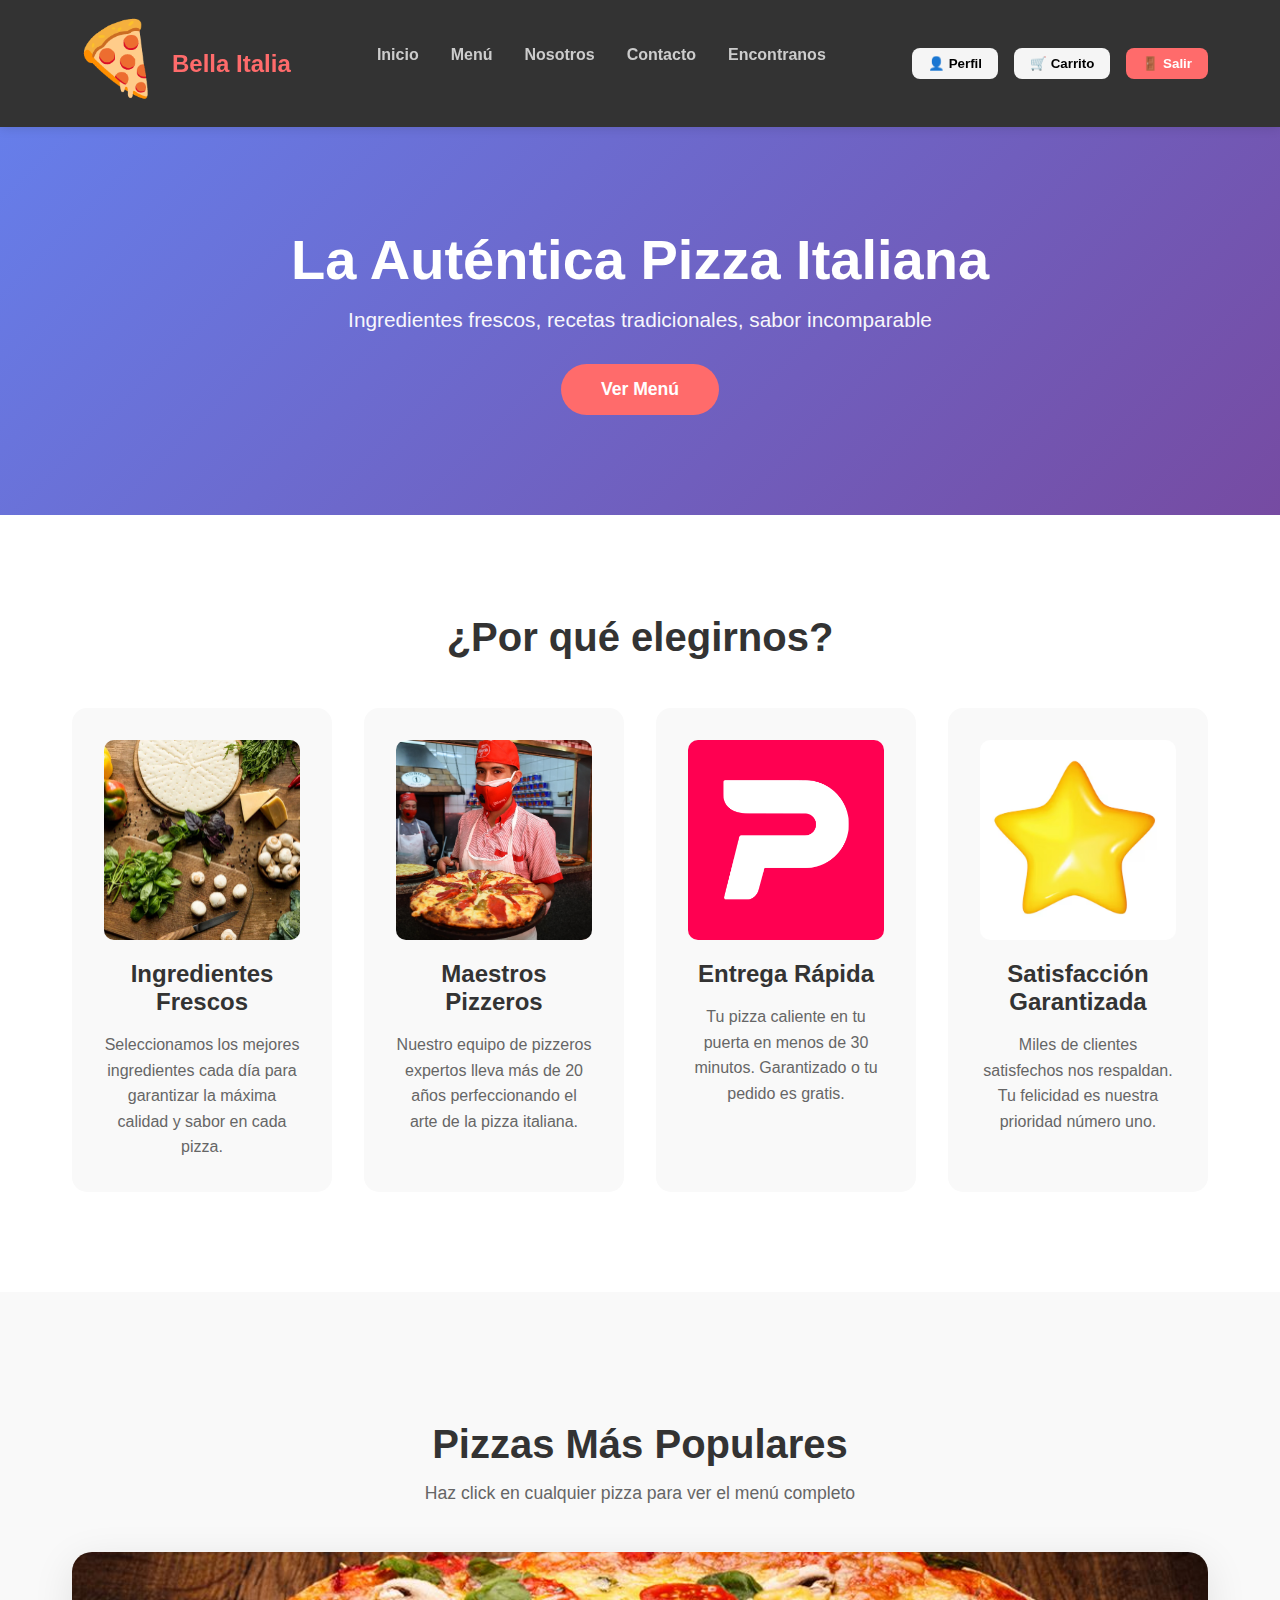
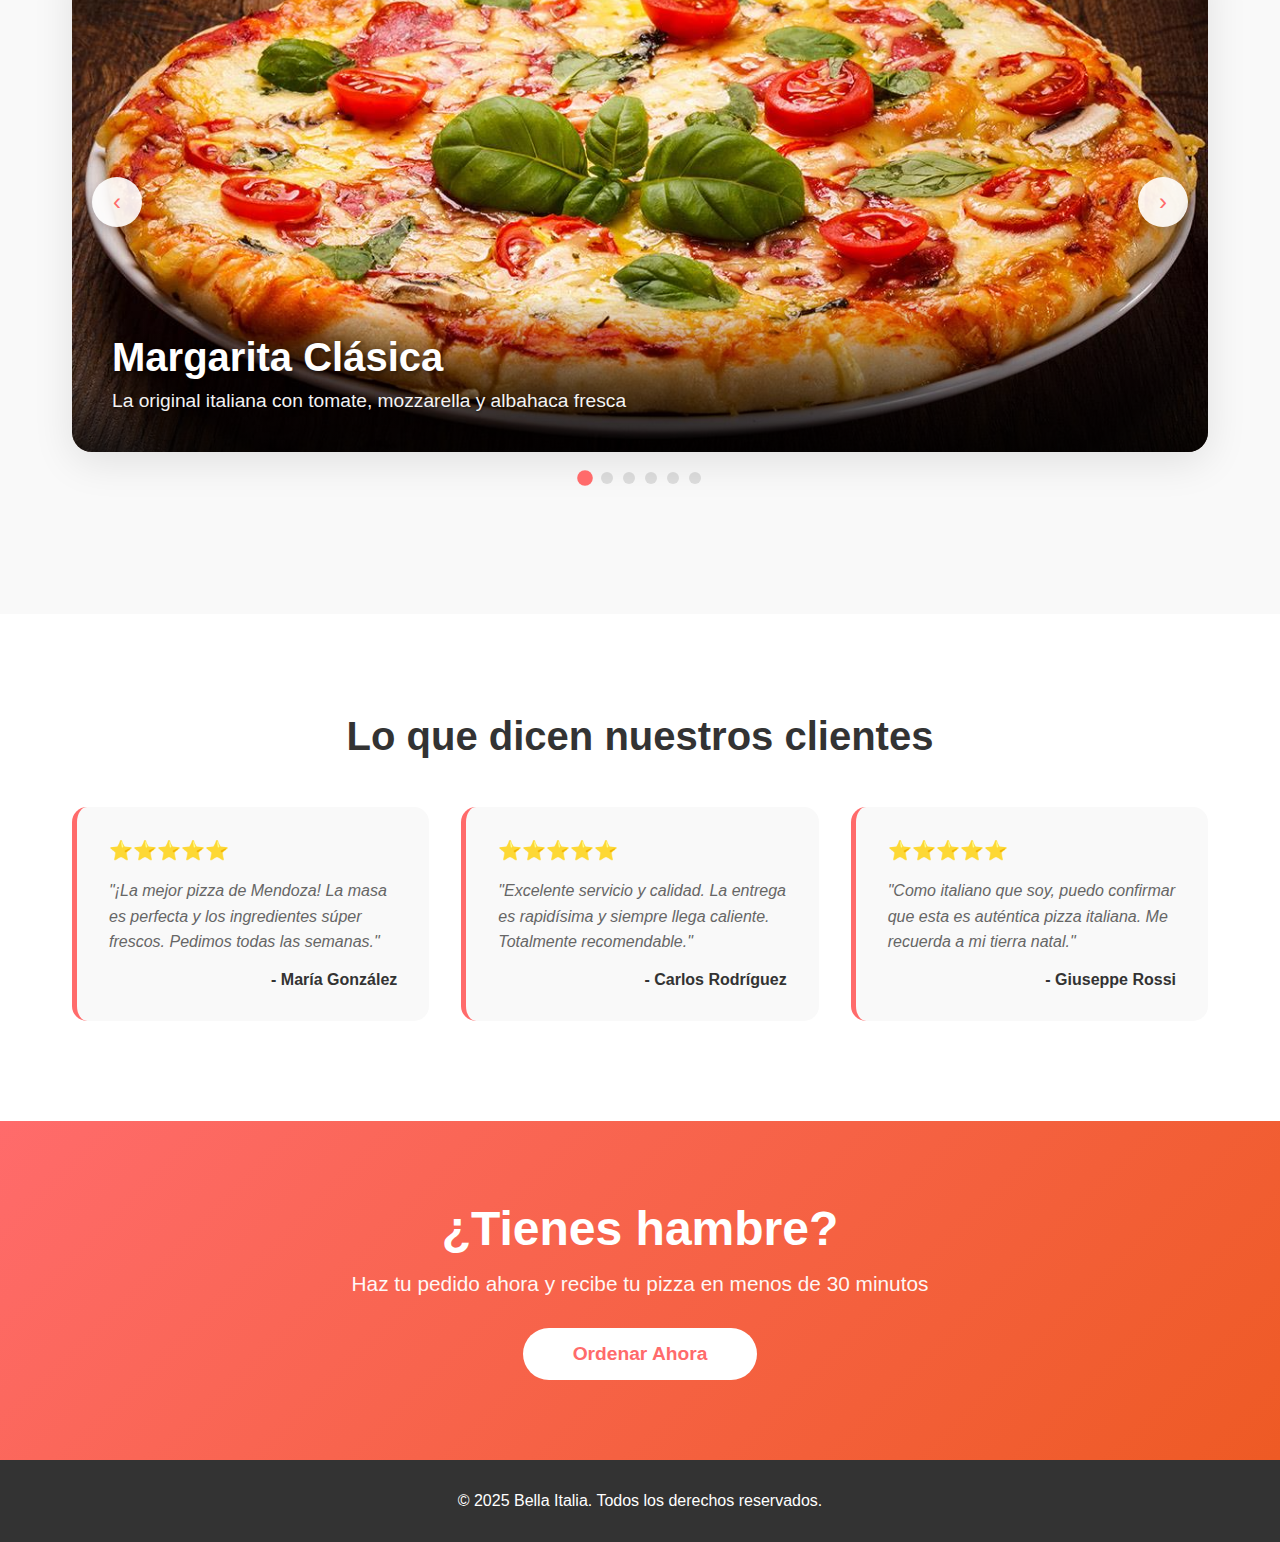
<file: html/index.html>
<!DOCTYPE html>
<html lang="es">

<head>
    <meta charset="UTF-8">
    <meta name="viewport" content="width=device-width, initial-scale=1.0">
    <title>Bella Italia - Pizzería</title>
    <link rel="stylesheet" href="../css/style.css">
    <link rel="apple-touch-icon" sizes="180x180" href="../img/favicon_io/apple-touch-icon.png">
    <link rel="icon" type="image/png" sizes="32x32" href="../img/favicon_io/favicon-32x32.png">
    <link rel="icon" type="image/png" sizes="16x16" href="../img/favicon_io/favicon-16x16.png">
    <link rel="manifest" href="../img/favicon_io/site.webmanifest">
</head>

<body>


        <!-- Barra de navegación -->
        <nav class="navbar">
            <div class="nav-container">
                <div class="nav-logo">
                    <span class="pizza-icon">🍕</span>
                    <span class="logo-text">Bella Italia</span>
                </div>
                <ul class="nav-menu">
                    <li><a href="../html/index.html">Inicio</a></li>
                    <li><a href="../html/menu.html">Menú</a></li>
                    <li><a href="../html/nosotros.html">Nosotros</a></li>
                    <li><a href="../html/contacto.html">Contacto</a></li>
                    <li><a href="../html/ubicacion.html">Encontranos</a></li>
                </ul>
                <div class="nav-actions">
                    <button class="nav-btn" id="perfilBtn">
                        <span>👤</span> Perfil
                    </button>
                    <button class="nav-btn cart-btn" id="carritoBtn">
                        <span>🛒</span> Carrito
                        <span class="cart-count" id="cartCount">0</span>
                    </button>
                    <button class="nav-btn logout-btn" id="logoutBtn">
                        <span>🚪</span> Salir
                    </button>
                </div>
            </div>
        </nav>

        <!-- Hero Section -->
        <section id="inicio" class="hero">
            <div class="hero-content">
                <h1 class="hero-title">La Auténtica Pizza Italiana</h1>
                <p class="hero-subtitle">Ingredientes frescos, recetas tradicionales, sabor incomparable</p>
                <button class="hero-btn" onclick="window.location.href='../html/menu.html'">
                    Ver Menú
                </button>
            </div>
        </section>

        <!-- Sección de Características -->
        <section class="features-section">
            <div class="section-container">
                <h2 class="section-title">¿Por qué elegirnos?</h2>
                <div class="features-grid">
                    <div class="feature-card">
                        <img src="../img/ingredientes.webp" alt="Ingredientes frescos" class="pizza-image">
                        <h3>Ingredientes Frescos</h3>
                        <p>Seleccionamos los mejores ingredientes cada día para garantizar la máxima calidad y sabor en
                            cada
                            pizza.</p>
                    </div>
                    <div class="feature-card">
                        <img src="../img/maestro pizzero.jpg" alt="Chef de pizza" class="pizza-image">
                        <h3>Maestros Pizzeros</h3>
                        <p>Nuestro equipo de pizzeros expertos lleva más de 20 años perfeccionando el arte de la pizza
                            italiana.</p>
                    </div>
                    <div class="feature-card">
                        <img src="../img/entrega.png" alt="Entrega inmediata" class="pizza-image">
                        <h3>Entrega Rápida</h3>
                        <p>Tu pizza caliente en tu puerta en menos de 30 minutos. Garantizado o tu pedido es gratis.</p>
                    </div>
                    <div class="feature-card">
                        <img src="../img/calificacion.jpg" alt="Satisfacción" class="pizza-image">
                        <h3>Satisfacción Garantizada</h3>
                        <p>Miles de clientes satisfechos nos respaldan. Tu felicidad es nuestra prioridad número uno.
                        </p>
                    </div>
                </div>
            </div>
        </section>

        <!-- Sección de Pizzas Destacadas - CARRUSEL -->
        <section class="carousel-section">
            <div class="section-container">
                <h2 class="section-title">Pizzas Más Populares</h2>
                <p class="section-subtitle">Haz click en cualquier pizza para ver el menú completo</p>

                <div class="carousel-container">
                    <div class="carousel-wrapper">
                        <div class="carousel-track">
                            <!-- Slide 1 - Margarita -->
                            <div class="carousel-slide">
                                <img src="../img/pizza margarita.jpg" alt="Pizza Margarita" class="carousel-image">
                                <div class="carousel-caption">
                                    <h3>Margarita Clásica</h3>
                                    <p>La original italiana con tomate, mozzarella y albahaca fresca</p>
                                </div>
                            </div>

                            <!-- Slide 2 - Pepperoni -->
                            <div class="carousel-slide">
                                <img src="../img/pizza pepperoni.jpeg" alt="Pizza Pepperoni" class="carousel-image">
                                <div class="carousel-caption">
                                    <h3>Pepperoni Supreme</h3>
                                    <p>Cargada con abundante pepperoni y doble queso mozzarella</p>
                                </div>
                            </div>

                            <!-- Slide 3 - Cuatro Quesos -->
                            <div class="carousel-slide">
                                <img src="../img/pizza 4 quesos.webp" alt="Pizza Cuatro Quesos" class="carousel-image">
                                <div class="carousel-caption">
                                    <h3>Cuatro Quesos</h3>
                                    <p>Combinación perfecta de mozzarella, gorgonzola, parmesano y provolone</p>
                                </div>
                            </div>

                            <!-- Slide 4 - Napolitana -->
                            <div class="carousel-slide">
                                <img src="../img/pizza napolitana.jpg" alt="Pizza Napolitana" class="carousel-image">
                                <div class="carousel-caption">
                                    <h3>Napolitana</h3>
                                    <p>Tomate, mozzarella, anchoas, ajo y orégano al estilo tradicional</p>
                                </div>
                            </div>

                            <!-- Slide 5 - Vegetariana -->
                            <div class="carousel-slide">
                                <img src="../img/pizza vegetariana.jpg" alt="Pizza Vegetariana" class="carousel-image">
                                <div class="carousel-caption">
                                    <h3>Vegetariana</h3>
                                    <p>Pimientos, champiñones, cebolla, aceitunas y tomate fresco</p>
                                </div>
                            </div>

                            <!-- Slide 6 - Hawaiana -->
                            <div class="carousel-slide">
                                <img src="../img/pizza hawaiana.jpg" alt="Pizza Hawaiana" class="carousel-image">
                                <div class="carousel-caption">
                                    <h3>Hawaiana</h3>
                                    <p>Jamón, piña, mozzarella y salsa de tomate. Un clásico único</p>
                                </div>
                            </div>
                        </div>

                        <!-- Controles del carrusel -->
                        <div class="carousel-controls">
                            <button class="carousel-btn carousel-prev">‹</button>
                            <button class="carousel-btn carousel-next">›</button>
                        </div>
                    </div>

                    <!-- Indicadores -->
                    <div class="carousel-indicators">
                        <button class="indicator active"></button>
                        <button class="indicator"></button>
                        <button class="indicator"></button>
                        <button class="indicator"></button>
                        <button class="indicator"></button>
                        <button class="indicator"></button>
                    </div>
                </div>
            </div>
        </section>

        <!-- Sección de Testimonios -->
        <section class="testimonials-section">
            <div class="section-container">
                <h2 class="section-title">Lo que dicen nuestros clientes</h2>
                <div class="testimonials-grid">
                    <article class="testimonial-card">
                        <div class="testimonial-stars">⭐⭐⭐⭐⭐</div>
                        <p class="testimonial-text">"¡La mejor pizza de Mendoza! La masa es perfecta y los ingredientes
                            súper frescos. Pedimos todas las semanas."</p>
                        <p class="testimonial-author">- María González</p>
                    </article>
                    <article class="testimonial-card">
                        <div class="testimonial-stars">⭐⭐⭐⭐⭐</div>
                        <p class="testimonial-text">"Excelente servicio y calidad. La entrega es rapidísima y siempre
                            llega
                            caliente. Totalmente recomendable."</p>
                        <p class="testimonial-author">- Carlos Rodríguez</p>
                    </article>
                    <article class="testimonial-card">
                        <div class="testimonial-stars">⭐⭐⭐⭐⭐</div>
                        <p class="testimonial-text">"Como italiano que soy, puedo confirmar que esta es auténtica pizza
                            italiana. Me recuerda a mi tierra natal."</p>
                        <p class="testimonial-author">- Giuseppe Rossi</p>
                    </article>
                </div>
            </div>
        </section>

        <!-- Sección CTA (Call to Action) -->
        <section class="cta-section">
            <div class="cta-content">
                <h2>¿Tienes hambre?</h2>
                <p>Haz tu pedido ahora y recibe tu pizza en menos de 30 minutos</p>
                <button class="cta-btn" onclick="window.location.href='../html/menu.html'">
                    Ordenar Ahora
                </button>
            </div>
        </section>

    <!-- Footer -->
    <footer class="footer">
        <p>&copy; 2025 Bella Italia. Todos los derechos reservados.</p>
    </footer>

    <!-- Modal Carrito -->
    <div class="modal" id="carritoModal">
        <div class="modal-content">
            <div class="modal-header">
                <h2>🛒 Mi Carrito</h2>
                <button class="close-btn" id="closeCarrito">&times;</button>
            </div>
            <div class="modal-body" id="carritoItems">
                <p class="empty-cart">Tu carrito está vacío</p>
            </div>
            <div class="modal-footer">
                <div class="total-section">
                    <span>Total:</span>
                    <span class="total-price" id="totalPrice">$0</span>
                </div>
                <button class="checkout-btn" id="checkoutBtn">Finalizar Pedido</button>
            </div>
        </div>
    </div>

    <!-- Modal Perfil -->
    <div class="modal" id="perfilModal">
        <div class="modal-content">
            <div class="modal-header">
                <h2>👤 Mi Perfil</h2>
                <button class="close-btn" id="closePerfil">&times;</button>
            </div>
            <div class="modal-body">
                <form id="perfilForm">
                    <div class="form-group">
                        <label for="perfilNombre">Nombre completo</label>
                        <input type="text" id="perfilNombre" value="Juan Pérez">
                    </div>
                    <div class="form-group">
                        <label for="perfilEmail">Email</label>
                        <input type="email" id="perfilEmail" value="juan@email.com">
                    </div>
                    <div class="form-group">
                        <label for="perfilTelefono">Teléfono</label>
                        <input type="tel" id="perfilTelefono" value="+54 261 123 4567">
                    </div>
                    <div class="form-group">
                        <label for="perfilDireccion">Dirección</label>
                        <input type="text" id="perfilDireccion" value="Av. San Martín 1234">
                    </div>
                </form>
            </div>
        </div>
    </div>

    <script>
        // Mostrar mensajes de error si existen
        const urlParams = new URLSearchParams(window.location.search);
        const error = urlParams.get('error');

        if (error) {
            let mensaje = '';
            switch (error) {
                case 'campos_vacios':
                    mensaje = 'Por favor, completa todos los campos.';
                    break;
                case 'password_incorrecto':
                    mensaje = 'Contraseña incorrecta.';
                    break;
                case 'usuario_no_existe':
                    mensaje = 'El usuario no existe. ¿Deseas registrarte?';
                    break;
            }
            if (mensaje) {
                alert(mensaje);
            }
        }
    </script>
    <script src="../js/index.js"></script>
    <script src="../js/carousel.js"></script>
</body>

</html>
</file>
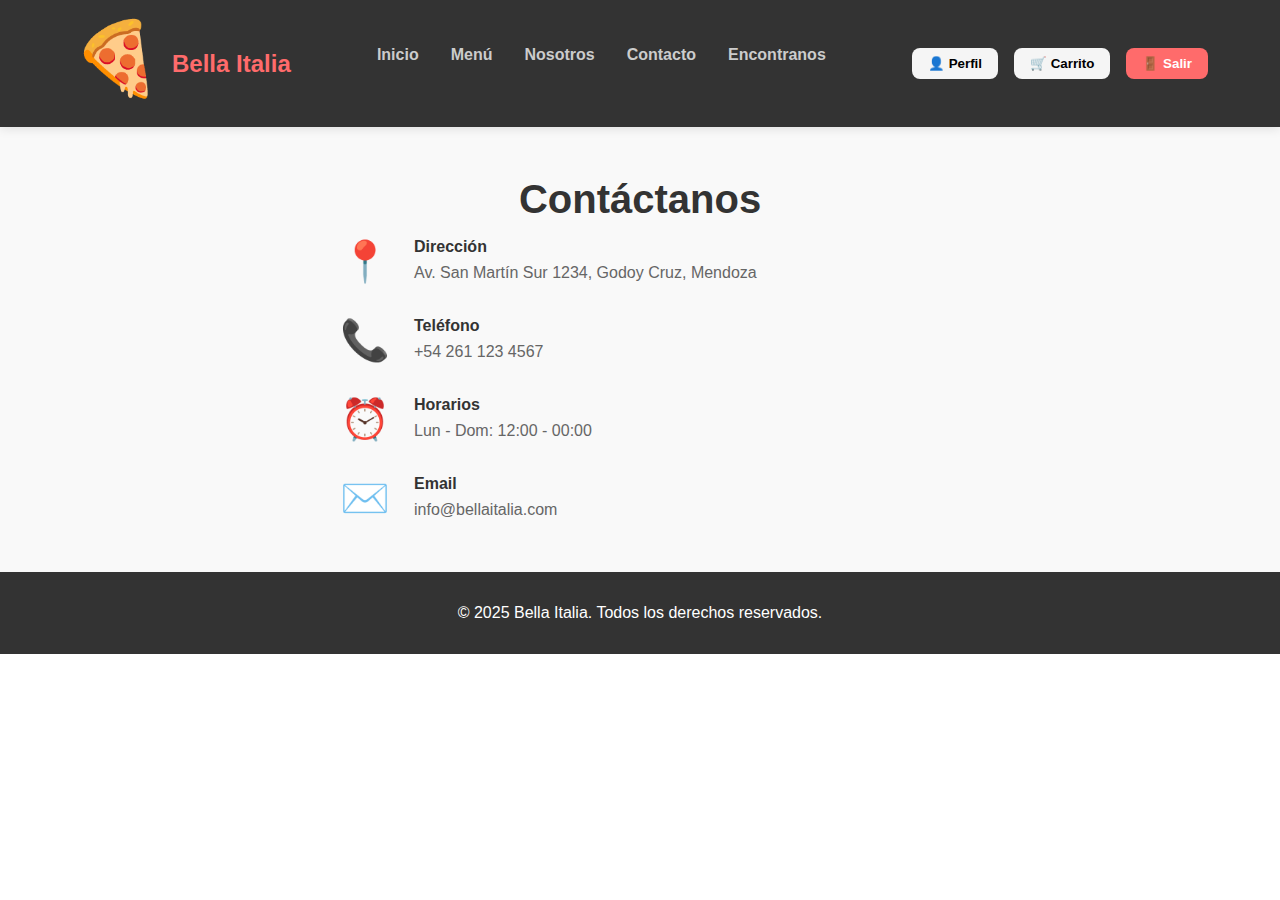
<file: html/contacto.html>
<!DOCTYPE html>
<html lang="es">

<head>
    <meta charset="UTF-8">
    <meta name="viewport" content="width=device-width, initial-scale=1.0">
    <title>Contacto - Pizzería Bella Italia</title>
    <link rel="stylesheet" href="../css/style.css">
    <link rel="apple-touch-icon" sizes="180x180" href="../img/favicon_io/apple-touch-icon.png">
    <link rel="icon" type="image/png" sizes="32x32" href="../img/favicon_io/favicon-32x32.png">
    <link rel="icon" type="image/png" sizes="16x16" href="../img/favicon_io/favicon-16x16.png">
    <link rel="manifest" href="../img/favicon_io/site.webmanifest">
</head>

<body>
    <header>
        <nav class="navbar">
            <div class="nav-container">
                <div class="nav-logo">
                    <span class="pizza-icon">🍕</span>
                    <span class="logo-text">Bella Italia</span>
                </div>
                <ul class="nav-menu">
                    <li><a href="../html/index.html">Inicio</a></li>
                    <li><a href="../html/menu.html">Menú</a></li>
                    <li><a href="../html/nosotros.html">Nosotros</a></li>
                    <li><a href="../html/contacto.html">Contacto</a></li>
                    <li><a href="../html/ubicacion.html">Encontranos</a></li>
                </ul>
                <div class="nav-actions">
                    <button class="nav-btn" id="perfilBtn">
                        <span>👤</span> Perfil
                    </button>
                    <button class="nav-btn cart-btn" id="carritoBtn">
                        <span>🛒</span> Carrito
                        <span class="cart-count" id="cartCount">0</span>
                    </button>
                    <button class="nav-btn logout-btn" id="logoutBtn">
                        <span>🚪</span> Salir
                    </button>
                </div>
            </div>
        </nav>
    </header>
    <main>
        <!-- Sección Contacto -->
        <section id="contacto" class="contact-section">
            <div class="section-container">
                <h2 class="section-title">Contáctanos</h2>
                <div class="contact-content">
                    <div class="contact-info">
                        <div class="contact-item">
                            <span class="contact-icon">📍</span>
                            <div>
                                <h4>Dirección</h4>
                                <p>Av. San Martín Sur 1234, Godoy Cruz, Mendoza</p>
                            </div>
                        </div>
                        <div class="contact-item">
                            <span class="contact-icon">📞</span>
                            <div>
                                <h4>Teléfono</h4>
                                <p>+54 261 123 4567</p>
                            </div>
                        </div>
                        <div class="contact-item">
                            <span class="contact-icon">⏰</span>
                            <div>
                                <h4>Horarios</h4>
                                <p>Lun - Dom: 12:00 - 00:00</p>
                            </div>
                        </div>
                        <div class="contact-item">
                            <span class="contact-icon">✉️</span>
                            <div>
                                <h4>Email</h4>
                                <p>info@bellaitalia.com</p>
                            </div>
                        </div>
                    </div>
                </div>
            </div>
        </section>
    </main>
    <!-- Footer -->
    <footer class="footer">
        <p>&copy; 2025 Bella Italia. Todos los derechos reservados.</p>
    </footer>

    <!-- Modal Carrito -->
    <div class="modal" id="carritoModal">
        <div class="modal-content">
            <div class="modal-header">
                <h2>🛒 Mi Carrito</h2>
                <button class="close-btn" id="closeCarrito">&times;</button>
            </div>
            <div class="modal-body" id="carritoItems">
                <p class="empty-cart">Tu carrito está vacío</p>
            </div>
            <div class="modal-footer">
                <div class="total-section">
                    <span>Total:</span>
                    <span class="total-price" id="totalPrice">$0</span>
                </div>
                <button class="checkout-btn" id="checkoutBtn">Finalizar Pedido</button>
            </div>
        </div>
    </div>

    <!-- Modal Perfil -->
    <div class="modal" id="perfilModal">
        <div class="modal-content">
            <div class="modal-header">
                <h2>👤 Mi Perfil</h2>
                <button class="close-btn" id="closePerfil">&times;</button>
            </div>
            <div class="modal-body">
                <form id="perfilForm">
                    <div class="form-group">
                        <label for="perfilNombre">Nombre completo</label>
                        <input type="text" id="perfilNombre" value="">
                    </div>
                    <div class="form-group">
                        <label for="perfilEmail">Email</label>
                        <input type="email" id="perfilEmail" value="">
                    </div>
                    <div class="form-group">
                        <label for="perfilTelefono">Teléfono</label>
                        <input type="tel" id="perfilTelefono" value="">
                    </div>
                    <div class="form-group">
                        <label for="perfilDireccion">Dirección</label>
                        <input type="text" id="perfilDireccion" value="">
                    </div>
                </form>
            </div>
        </div>
    </div>
    <script src="../js/index.js"></script>
</body>

</html>
</file>
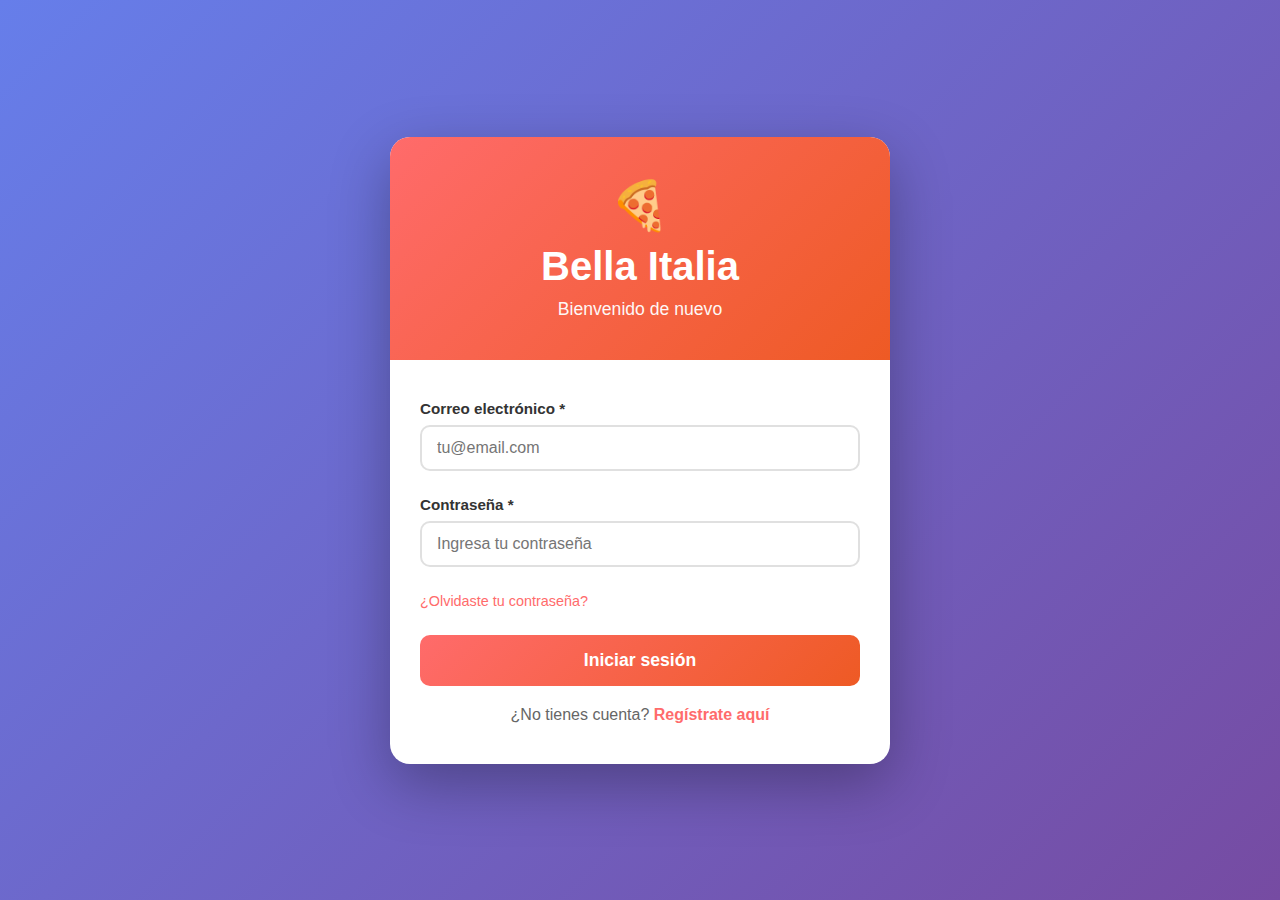
<file: html/login.html>
<!DOCTYPE html>
<html lang="es">
<head>
    <meta charset="UTF-8">
    <meta name="viewport" content="width=device-width, initial-scale=1.0">
    <title>Iniciar Sesión - Pizzería Bella Italia</title>
    <link rel="stylesheet" href="../css/style.css">
</head>
<body class="auth-page">
    <div class="container">
        <div class="header">
            <div class="pizza-icon">🍕</div>
            <h1>Bella Italia</h1>
            <p>Bienvenido de nuevo</p>
        </div>
        
        <div class="form-container">
            <div class="success-message" id="successMessage">
                ¡Inicio de sesión exitoso! Redirigiendo... 🎉
            </div>
            
            <form id="loginForm">
                <div class="form-group">
                    <label for="email">Correo electrónico *</label>
                    <input type="email" id="email" name="email" required placeholder="tu@email.com">
                </div>

                <div class="form-group">
                    <label for="password">Contraseña *</label>
                    <input type="password" id="password" name="password" required placeholder="Ingresa tu contraseña">
                </div>

                <div class="form-group">
                    <a href="#" class="forgot-password">¿Olvidaste tu contraseña?</a>
                </div>

                <button type="submit" class="btn-submit">Iniciar sesión</button>

                <div class="login-link">
                    ¿No tienes cuenta? <a href="../html/register.html">Regístrate aquí</a>
                </div>
            </form>
        </div>
    </div>

    <script src="../html/login.html"></script>
</body>
</html>
</file>
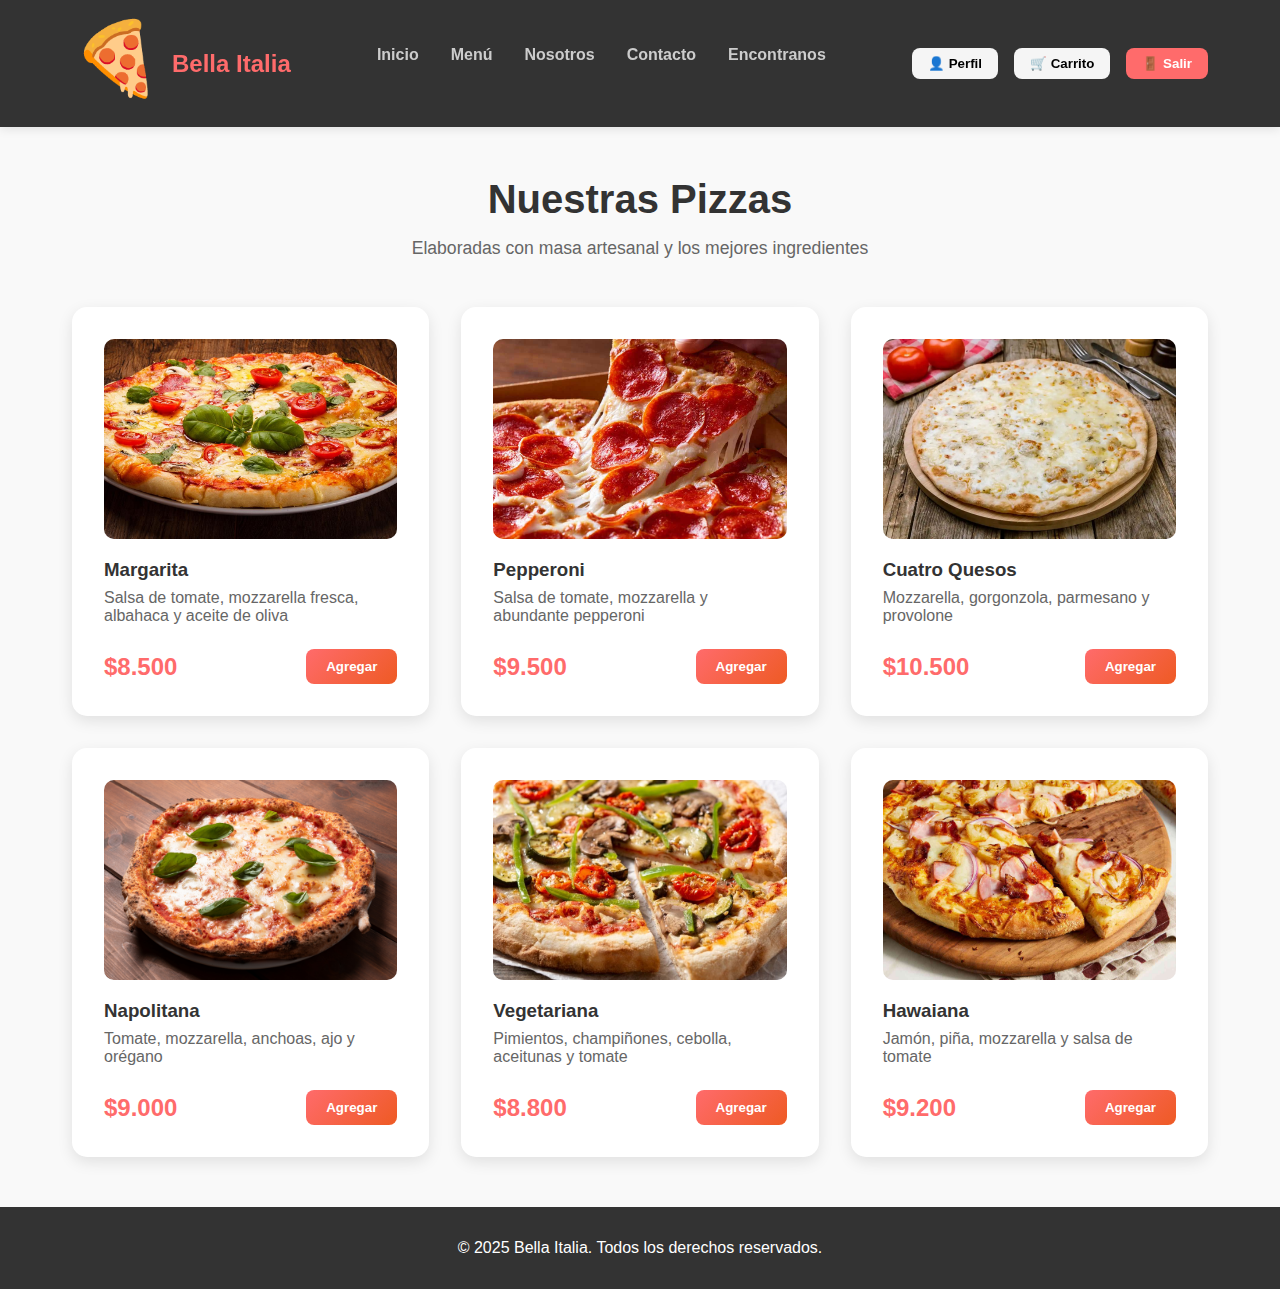
<file: html/menu.html>
<!DOCTYPE html>
<html lang="es">

<head>
    <meta charset="UTF-8">
    <meta name="viewport" content="width=device-width, initial-scale=1.0">
    <title>Menú - Pizzería Bella Italia</title>
    <link rel="stylesheet" href="../css/style.css">
    <link rel="apple-touch-icon" sizes="180x180" href="../img/favicon_io/apple-touch-icon.png">
    <link rel="icon" type="image/png" sizes="32x32" href="../img/favicon_io/favicon-32x32.png">
    <link rel="icon" type="image/png" sizes="16x16" href="../img/favicon_io/favicon-16x16.png">
    <link rel="manifest" href="../img/favicon_io/site.webmanifest">
</head>

<body>
    <nav class="navbar">
        <div class="nav-container">
            <div class="nav-logo">
                <span class="pizza-icon">🍕</span>
                <span class="logo-text">Bella Italia</span>
            </div>
            <ul class="nav-menu">
                <li><a href="../html/index.html">Inicio</a></li>
                <li><a href="../html/menu.html">Menú</a></li>
                <li><a href="../html/nosotros.html">Nosotros</a></li>
                <li><a href="../html/contacto.html">Contacto</a></li>
                <li><a href="../html/ubicacion.html">Encontranos</a></li>
            </ul>
            <div class="nav-actions">
                <button class="nav-btn" id="perfilBtn">
                    <span>👤</span> Perfil
                </button>
                <button class="nav-btn cart-btn" id="carritoBtn">
                    <span>🛒</span> Carrito
                    <span class="cart-count" id="cartCount">0</span>
                </button>
                <button class="nav-btn logout-btn" id="logoutBtn">
                    <span>🚪</span> Salir
                </button>
            </div>
        </div>
    </nav>

    <!-- Sección de Menú -->
    <section id="menu" class="menu-section">
        <div class="section-container">
            <h2 class="section-title">Nuestras Pizzas</h2>
            <p class="section-subtitle">Elaboradas con masa artesanal y los mejores ingredientes</p>

            <div class="menu-grid">
                <!-- Pizza 1 -->
                <div class="pizza-card">
                    <img src="../img/pizza margarita.jpg" alt="Pizza Margarita" class="pizza-image">
                    <h3>Margarita</h3>
                    <p>Salsa de tomate, mozzarella fresca, albahaca y aceite de oliva</p>
                    <div class="pizza-footer">
                        <span class="price">$8.500</span>
                        <button class="add-btn" data-name="Margarita" data-price="8500">Agregar</button>
                    </div>
                </div>

                <!-- Pizza 2 -->
                <div class="pizza-card">
                    <img src="../img/pizza pepperoni.jpeg" alt="Pizza Pepperoni" class="pizza-image">
                    <h3>Pepperoni</h3>
                    <p>Salsa de tomate, mozzarella y abundante pepperoni</p>
                    <div class="pizza-footer">
                        <span class="price">$9.500</span>
                        <button class="add-btn" data-name="Pepperoni" data-price="9500">Agregar</button>
                    </div>
                </div>

                <!-- Pizza 3 -->
                <div class="pizza-card">
                    <img src="../img/pizza 4 quesos.webp" alt="Pizza 4 quesos" class="pizza-image">
                    <h3>Cuatro Quesos</h3>
                    <p>Mozzarella, gorgonzola, parmesano y provolone</p>
                    <div class="pizza-footer">
                        <span class="price">$10.500</span>
                        <button class="add-btn" data-name="Cuatro Quesos" data-price="10500">Agregar</button>
                    </div>
                </div>

                <!-- Pizza 4 -->
                <div class="pizza-card">
                    <img src="../img/pizza napolitana.jpg" alt="Pizza Napolitana" class="pizza-image">
                    <h3>Napolitana</h3>
                    <p>Tomate, mozzarella, anchoas, ajo y orégano</p>
                    <div class="pizza-footer">
                        <span class="price">$9.000</span>
                        <button class="add-btn" data-name="Napolitana" data-price="9000">Agregar</button>
                    </div>
                </div>

                <!-- Pizza 5 -->
                <div class="pizza-card">
                    <img src="../img/pizza vegetariana.jpg" alt="Pizza Vegetariana" class="pizza-image">
                    <h3>Vegetariana</h3>
                    <p>Pimientos, champiñones, cebolla, aceitunas y tomate</p>
                    <div class="pizza-footer">
                        <span class="price">$8.800</span>
                        <button class="add-btn" data-name="Vegetariana" data-price="8800">Agregar</button>
                    </div>
                </div>

                <!-- Pizza 6 -->
                <div class="pizza-card">
                    <img src="../img/pizza hawaiana.jpg" alt="Pizza Hawaiana" class="pizza-image">
                    <h3>Hawaiana</h3>
                    <p>Jamón, piña, mozzarella y salsa de tomate</p>
                    <div class="pizza-footer">
                        <span class="price">$9.200</span>
                        <button class="add-btn" data-name="Hawaiana" data-price="9200">Agregar</button>
                    </div>
                </div>
            </div>
        </div>
    </section>

    <!-- Footer -->
    <footer class="footer">
        <p>&copy; 2025 Bella Italia. Todos los derechos reservados.</p>
    </footer>

    <!-- Modal Carrito -->
    <div class="modal" id="carritoModal">
        <div class="modal-content">
            <div class="modal-header">
                <h2>🛒 Mi Carrito</h2>
                <button class="close-btn" id="closeCarrito">&times;</button>
            </div>
            <div class="modal-body" id="carritoItems">
                <p class="empty-cart">Tu carrito está vacío</p>
            </div>
            <div class="modal-footer">
                <div class="total-section">
                    <span>Total:</span>
                    <span class="total-price" id="totalPrice">$0</span>
                </div>
                <button class="checkout-btn" id="checkoutBtn">Finalizar Pedido</button>
            </div>
        </div>
    </div>

    <!-- Modal Perfil -->
    <div class="modal" id="perfilModal">
        <div class="modal-content">
            <div class="modal-header">
                <h2>👤 Mi Perfil</h2>
                <button class="close-btn" id="closePerfil">&times;</button>
            </div>
            <div class="modal-body">
                <form id="perfilForm">
                    <div class="form-group">
                        <label for="perfilNombre">Nombre completo</label>
                        <input type="text" id="perfilNombre" value="">
                    </div>
                    <div class="form-group">
                        <label for="perfilEmail">Email</label>
                        <input type="email" id="perfilEmail" value="">
                    </div>
                    <div class="form-group">
                        <label for="perfilTelefono">Teléfono</label>
                        <input type="tel" id="perfilTelefono" value="">
                    </div>
                    <div class="form-group">
                        <label for="perfilDireccion">Dirección</label>
                        <input type="text" id="perfilDireccion" value="">
                    </div>
                </form>
            </div>
        </div>
    </div>
    <script src="../js/menu.js"></script>
</body>

</html>
</file>
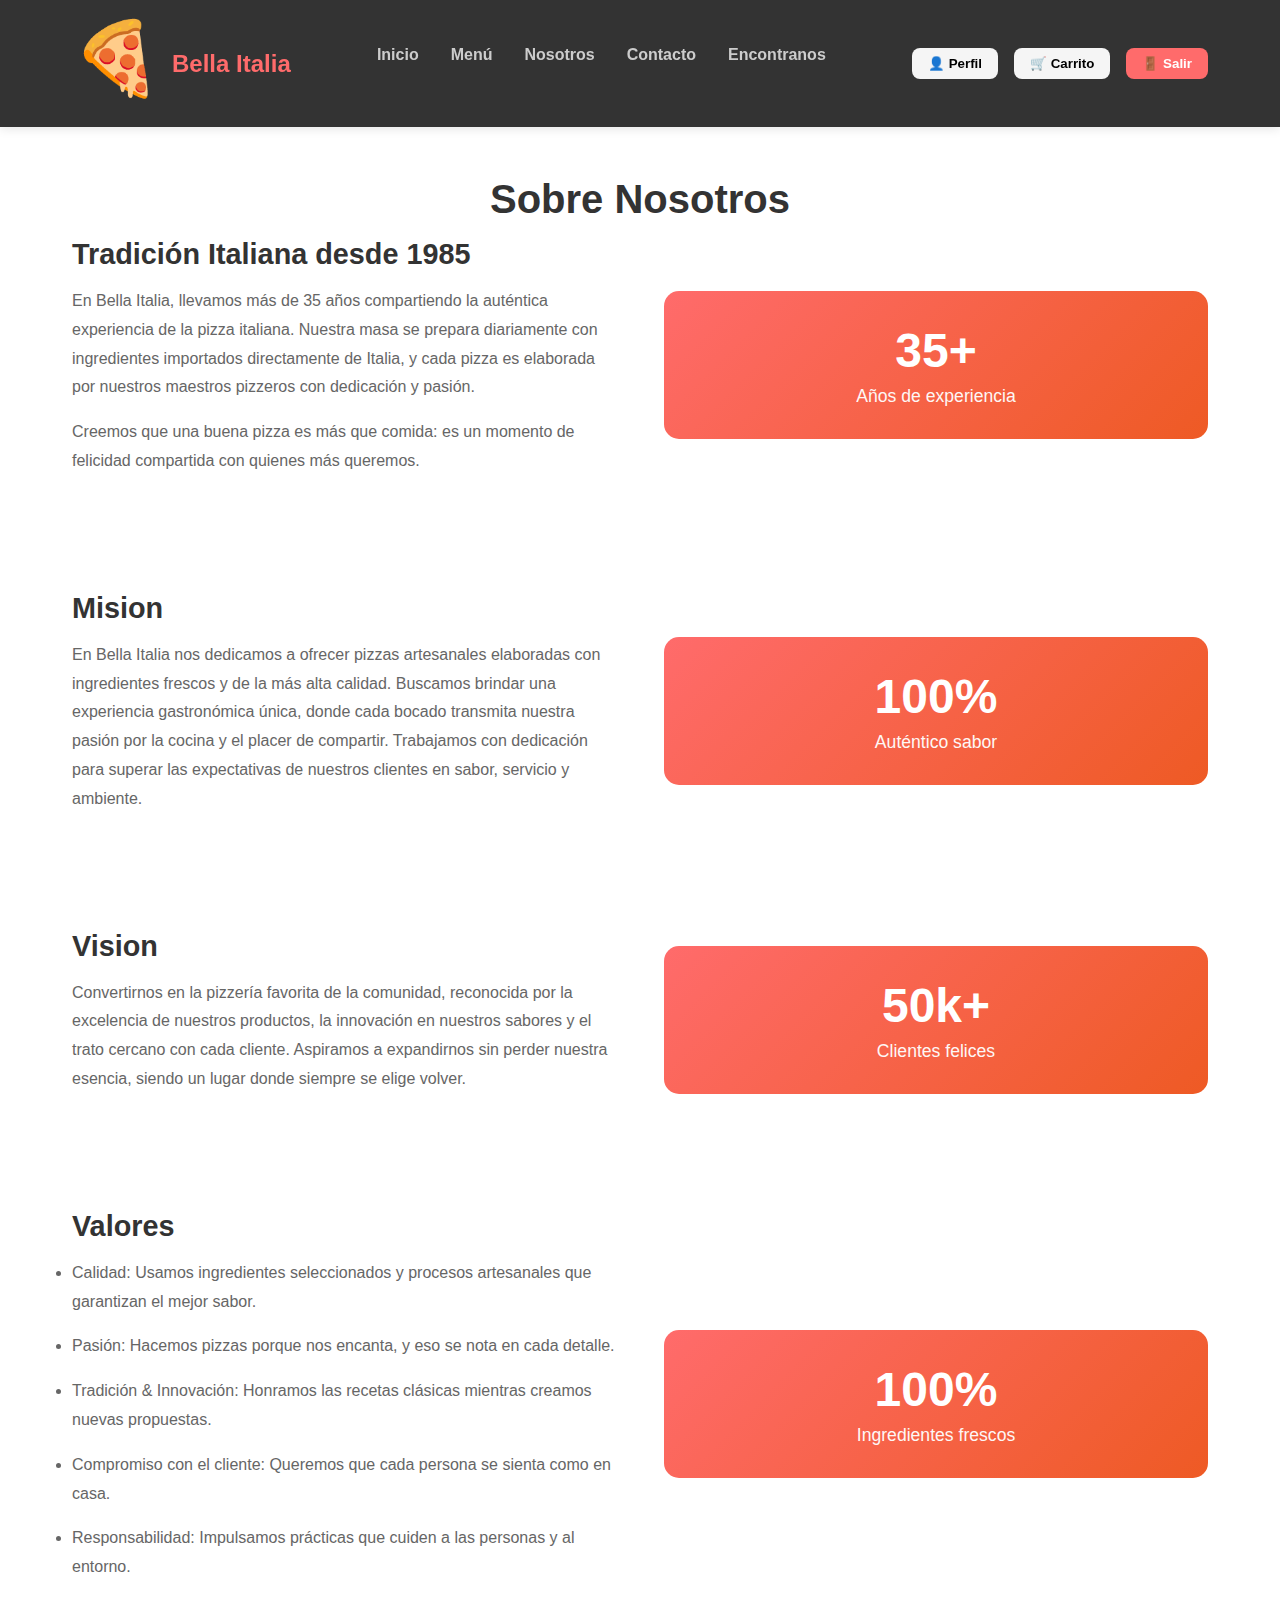
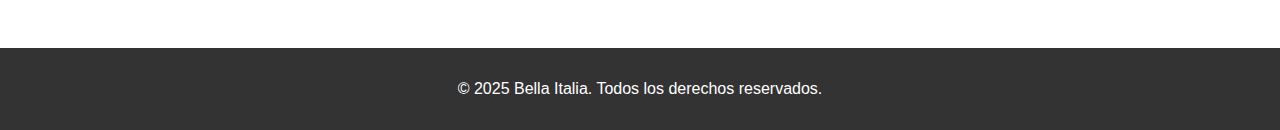
<file: html/nosotros.html>
<!DOCTYPE html>
<html lang="es">

<head>
    <meta charset="UTF-8">
    <meta name="viewport" content="width=device-width, initial-scale=1.0">
    <title>Nosotros - Pizzería Bella Italia</title>
    <link rel="stylesheet" href="../css/style.css">
    <link rel="apple-touch-icon" sizes="180x180" href="../img/favicon_io/apple-touch-icon.png">
    <link rel="icon" type="image/png" sizes="32x32" href="../img/favicon_io/favicon-32x32.png">
    <link rel="icon" type="image/png" sizes="16x16" href="../img/favicon_io/favicon-16x16.png">
    <link rel="manifest" href="../img/favicon_io/site.webmanifest">
</head>

<body>
    <nav class="navbar">
        <div class="nav-container">
            <div class="nav-logo">
                <span class="pizza-icon">🍕</span>
                <span class="logo-text">Bella Italia</span>
            </div>
            <ul class="nav-menu">
                <li><a href="../html/index.html">Inicio</a></li>
                <li><a href="../html/menu.html">Menú</a></li>
                <li><a href="../html/nosotros.html">Nosotros</a></li>
                <li><a href="../html/contacto.html">Contacto</a></li>
                <li><a href="../html/ubicacion.html">Encontranos</a></li>
            </ul>
            <div class="nav-actions">
                <button class="nav-btn" id="perfilBtn">
                    <span>👤</span> Perfil
                </button>
                <button class="nav-btn cart-btn" id="carritoBtn">
                    <span>🛒</span> Carrito
                    <span class="cart-count" id="cartCount">0</span>
                </button>
                <button class="nav-btn logout-btn" id="logoutBtn">
                    <span>🚪</span> Salir
                </button>
            </div>
        </div>
    </nav>

    <!-- Sección Nosotros -->
    <section id="nosotros" class="about-section">
        <div class="section-container">
            <h2 class="section-title">Sobre Nosotros</h2>
            <div class="about-content">
                <div class="about-text">
                    <h3>Tradición Italiana desde 1985</h3>
                    <p>En Bella Italia, llevamos más de 35 años compartiendo la auténtica experiencia de la pizza
                        italiana. Nuestra masa se prepara diariamente con ingredientes importados directamente de
                        Italia, y cada pizza es elaborada por nuestros maestros pizzeros con dedicación y pasión.</p>
                    <p>Creemos que una buena pizza es más que comida: es un momento de felicidad compartida con quienes
                        más queremos.</p>
                </div>
                <div class="about-stats">
                    <div class="stat-card">
                        <div class="stat-number">35+</div>
                        <div class="stat-label">Años de experiencia</div>
                    </div>
                </div>
            </div>
        </div>
        <article class="section-container">
            <div class="about-content">
                <div class="about-text">
                    <h3>Mision</h3>
                    <p>En Bella Italia nos dedicamos a ofrecer pizzas artesanales elaboradas con ingredientes
                        frescos y de la más alta calidad. Buscamos brindar una experiencia gastronómica única, donde
                        cada bocado transmita nuestra pasión por la cocina y el placer de compartir. Trabajamos con
                        dedicación para superar las expectativas de nuestros clientes en sabor, servicio y ambiente.</p>
                </div>
                <div class="about-stats">
                    <div class="stat-card">
                        <div class="stat-number">100%</div>
                        <div class="stat-label">Auténtico sabor</div>
                    </div>
                </div>
            </div>
        </article>
        <article class="section-container">
            <div class="about-content">
                <div class="about-text">
                    <h3>Vision</h3>
                    <p>Convertirnos en la pizzería favorita de la comunidad, reconocida por la excelencia de nuestros
                        productos, la innovación en nuestros sabores y el trato cercano con cada cliente. Aspiramos a
                        expandirnos sin perder nuestra esencia, siendo un lugar donde siempre se elige volver.</p>
                </div>
                <div class="about-stats">
                    <div class="stat-card">
                        <div class="stat-number">50k+</div>
                        <div class="stat-label">Clientes felices</div>
                    </div>
                </div>
            </div>
        </article>
        <article class="section-container">
            <div class="about-content">
                <div class="about-text">
                    <h3>Valores</h3>
                    <ul>
                        <li>Calidad: Usamos ingredientes seleccionados y procesos artesanales que garantizan el mejor sabor.</li>
                        <li>Pasión: Hacemos pizzas porque nos encanta, y eso se nota en cada detalle.</li>
                        <li>Tradición & Innovación: Honramos las recetas clásicas mientras creamos nuevas propuestas.</li>
                        <li>Compromiso con el cliente: Queremos que cada persona se sienta como en casa.</li>
                        <li>Responsabilidad: Impulsamos prácticas que cuiden a las personas y al entorno.</li>
                    </ul>
                </div>
                <div class="about-stats">
                    <div class="stat-card">
                        <div class="stat-number">100%</div>
                        <div class="stat-label">Ingredientes frescos</div>
                    </div>
                </div>
            </div>
        </article>
    </section>

    <!-- Footer -->
    <footer class="footer">
        <p>&copy; 2025 Bella Italia. Todos los derechos reservados.</p>
    </footer>

    <!-- Modal Carrito -->
    <div class="modal" id="carritoModal">
        <div class="modal-content">
            <div class="modal-header">
                <h2>🛒 Mi Carrito</h2>
                <button class="close-btn" id="closeCarrito">&times;</button>
            </div>
            <div class="modal-body" id="carritoItems">
                <p class="empty-cart">Tu carrito está vacío</p>
            </div>
            <div class="modal-footer">
                <div class="total-section">
                    <span>Total:</span>
                    <span class="total-price" id="totalPrice">$0</span>
                </div>
                <button class="checkout-btn" id="checkoutBtn">Finalizar Pedido</button>
            </div>
        </div>
    </div>

    <!-- Modal Perfil -->
    <div class="modal" id="perfilModal">
        <div class="modal-content">
            <div class="modal-header">
                <h2>👤 Mi Perfil</h2>
                <button class="close-btn" id="closePerfil">&times;</button>
            </div>
            <div class="modal-body">
                <form id="perfilForm">
                    <div class="form-group">
                        <label for="perfilNombre">Nombre completo</label>
                        <input type="text" id="perfilNombre" value="">
                    </div>
                    <div class="form-group">
                        <label for="perfilEmail">Email</label>
                        <input type="email" id="perfilEmail" value="">
                    </div>
                    <div class="form-group">
                        <label for="perfilTelefono">Teléfono</label>
                        <input type="tel" id="perfilTelefono" value="">
                    </div>
                    <div class="form-group">
                        <label for="perfilDireccion">Dirección</label>
                        <input type="text" id="perfilDireccion" value="">
                    </div>
                </form>
            </div>
        </div>
    </div>
    <script src="../js/index.js"></script>
</body>
</html>
</file>
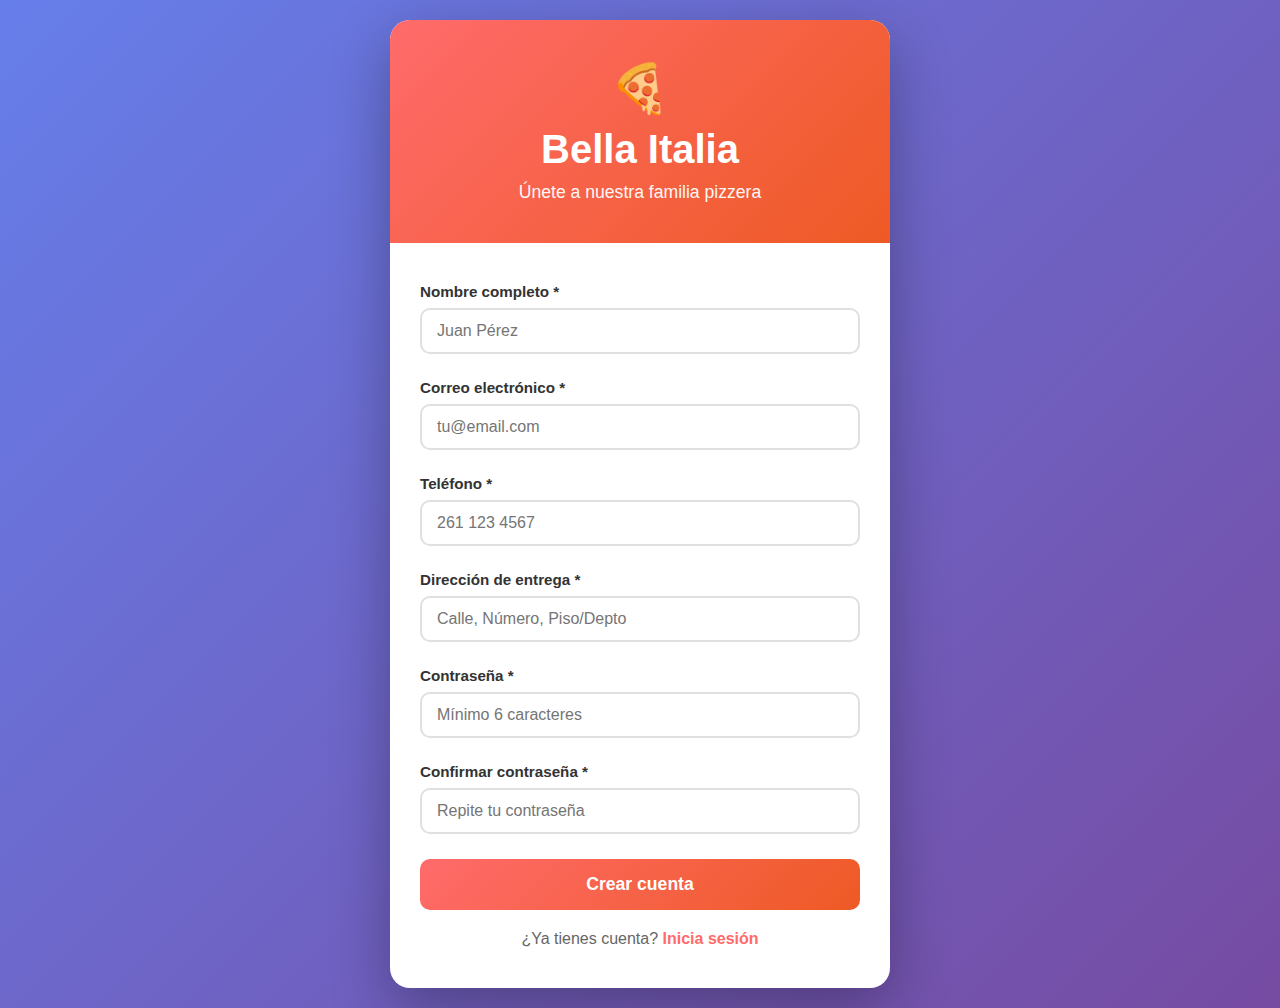
<file: html/register.html>
<!DOCTYPE html>
<html lang="es">
<head>
    <meta charset="UTF-8">
    <meta name="viewport" content="width=device-width, initial-scale=1.0">
    <title>Registro - Pizzería Bella Italia</title>
    <link rel="stylesheet" href="../css/style.css">
</head>
<body class="auth-page">
    <div class="container">
        <div class="header">
            <div class="pizza-icon">🍕</div>
            <h1>Bella Italia</h1>
            <p>Únete a nuestra familia pizzera</p>
        </div>
        
        <div class="form-container">
            <div class="success-message" id="successMessage">
                ¡Registro exitoso! Bienvenido a Bella Italia 🎉
            </div>
            
            <form id="registroForm" action="../PHP/regis.php" method="POST" >
                <div class="form-group">
                    <label for="nombreCompleto">Nombre completo *</label>
                    <input type="text" id="nombreCompleto" name="nombreCompleto" required placeholder="Juan Pérez">
                </div>

                <div class="form-group">
                    <label for="email">Correo electrónico *</label>
                    <input type="email" id="email" name="email" required placeholder="tu@email.com">
                </div>

                <div class="form-group">
                    <label for="telefono">Teléfono *</label>
                    <input type="tel" id="telefono" name="telefono" required placeholder="261 123 4567">
                </div>

                <div class="form-group">
                    <label for="direccion">Dirección de entrega *</label>
                    <input type="text" id="direccion" name="direccion" required placeholder="Calle, Número, Piso/Depto">
                </div>

                <div class="form-group">
                    <label for="contrasenia">Contraseña *</label>
                    <input type="password" id="contrasenia" name="contrasenia" required placeholder="Mínimo 6 caracteres">
                </div>

                <div class="form-group">
                    <label for="confirm-contrasenia">Confirmar contraseña *</label>
                    <input type="password" id="confirm-contrasenia" name="confirmar_contrasenia" required placeholder="Repite tu contraseña">
                </div>

                <button type="submit" class="btn-submit">Crear cuenta</button>

                <div class="login-link">
                    ¿Ya tienes cuenta? <a href="../html/login.html">Inicia sesión</a>
                </div>
            </form>
        </div>
    </div>

    <script src="../js/register.js"></script>
</body>
</html>
</file>
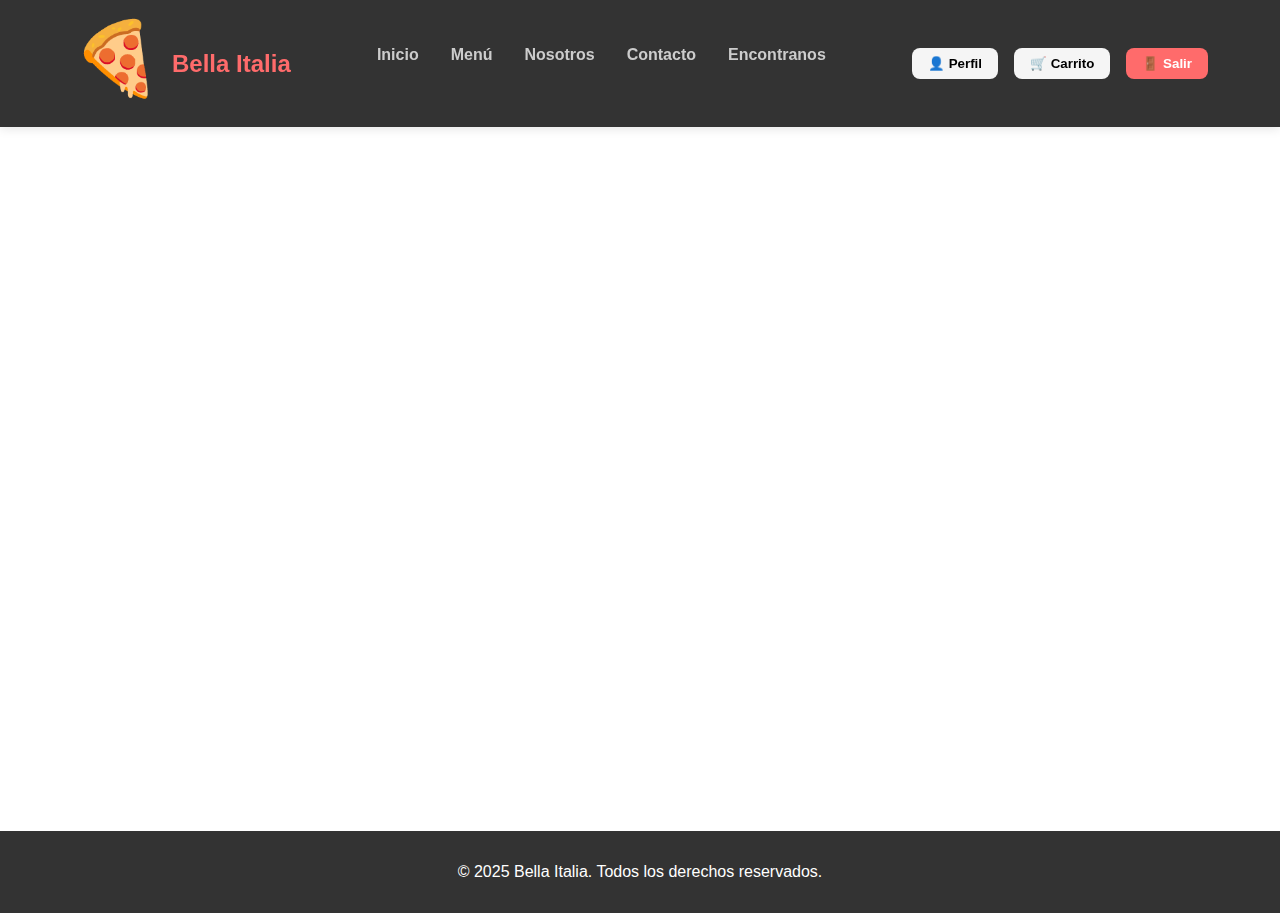
<file: html/ubicacion.html>
<!DOCTYPE html>
<html lang="es">

<head>
    <meta charset="UTF-8">
    <meta name="viewport" content="width=device-width, initial-scale=1.0">
    <title>Ubicación - Pizzería Bella Italia</title>
    <link rel="stylesheet" href="../css/style.css">
    <link rel="apple-touch-icon" sizes="180x180" href="../img/favicon_io/apple-touch-icon.png">
    <link rel="icon" type="image/png" sizes="32x32" href="../img/favicon_io/favicon-32x32.png">
    <link rel="icon" type="image/png" sizes="16x16" href="../img/favicon_io/favicon-16x16.png">
    <link rel="manifest" href="../img/favicon_io/site.webmanifest">
</head>

<body>
    <nav class="navbar">
        <div class="nav-container">
            <div class="nav-logo">
                <span class="pizza-icon">🍕</span>
                <span class="logo-text">Bella Italia</span>
            </div>
            <ul class="nav-menu">
                <li><a href="../html/index.html">Inicio</a></li>
                <li><a href="../html/menu.html">Menú</a></li>
                <li><a href="../html/nosotros.html">Nosotros</a></li>
                <li><a href="../html/contacto.html">Contacto</a></li>
                <li><a href="../html/ubicacion.html">Encontranos</a></li>
            </ul>
            <div class="nav-actions">
                <button class="nav-btn" id="perfilBtn">
                    <span>👤</span> Perfil
                </button>
                <button class="nav-btn cart-btn" id="carritoBtn">
                    <span>🛒</span> Carrito
                    <span class="cart-count" id="cartCount">0</span>
                </button>
                <button class="nav-btn logout-btn" id="logoutBtn">
                    <span>🚪</span> Salir
                </button>
            </div>
        </div>
    </nav>


    <section>
        <iframe class="mapa"
            src="https://www.google.com/maps/embed?pb=!1m18!1m12!1m3!1d3348.472723451092!2d-68.85270772503641!3d-32.93852657147725!2m3!1f0!2f0!3f0!3m2!1i1024!2i768!4f13.1!3m3!1m2!1s0x967e0bce461c7219%3A0xd95de6ba8e7cee4e!2sAv.%20San%20Mart%C3%ADn%20Sur%201234%2C%20M5504%20Godoy%20Cruz%2C%20Mendoza!5e0!3m2!1ses!2sar!4v1763671719998!5m2!1ses!2sar"
            allowfullscreen="" loading="lazy" referrerpolicy="no-referrer-when-downgrade"></iframe>
    </section>


    <!-- Footer -->
    <footer class="footer">
        <p>&copy; 2025 Bella Italia. Todos los derechos reservados.</p>
    </footer>
    
    <!-- Modal Carrito -->
    <div class="modal" id="carritoModal">
        <div class="modal-content">
            <div class="modal-header">
                <h2>🛒 Mi Carrito</h2>
                <button class="close-btn" id="closeCarrito">&times;</button>
            </div>
            <div class="modal-body" id="carritoItems">
                <p class="empty-cart">Tu carrito está vacío</p>
            </div>
            <div class="modal-footer">
                <div class="total-section">
                    <span>Total:</span>
                    <span class="total-price" id="totalPrice">$0</span>
                </div>
                <button class="checkout-btn" id="checkoutBtn">Finalizar Pedido</button>
            </div>
        </div>
    </div>

    <!-- Modal Perfil -->
    <div class="modal" id="perfilModal">
        <div class="modal-content">
            <div class="modal-header">
                <h2>👤 Mi Perfil</h2>
                <button class="close-btn" id="closePerfil">&times;</button>
            </div>
            <div class="modal-body">
                <form id="perfilForm">
                    <div class="form-group">
                        <label for="perfilNombre">Nombre completo</label>
                        <input type="text" id="perfilNombre" value="">
                    </div>
                    <div class="form-group">
                        <label for="perfilEmail">Email</label>
                        <input type="email" id="perfilEmail" value="">
                    </div>
                    <div class="form-group">
                        <label for="perfilTelefono">Teléfono</label>
                        <input type="tel" id="perfilTelefono" value="">
                    </div>
                    <div class="form-group">
                        <label for="perfilDireccion">Dirección</label>
                        <input type="text" id="perfilDireccion" value="">
                    </div>
                </form>
            </div>
        </div>
    </div>
    <script src="../js/index.js"></script>
</body>
</html>
</file>
<file: css/style.css>
/* ===== ESTILOS GENERALES ===== */
* {
    margin: 0;
    padding: 0;
    box-sizing: border-box;
}

/* Estilos base para todas las páginas */
body {
    font-family: 'Segoe UI', Tahoma, Geneva, Verdana, sans-serif;
    margin: 0;
    padding: 0;
    background: white;
}

/* Estilos específicos para páginas de autenticación (login/registro) */
body.auth-page {
    background: linear-gradient(135deg, #667eea 0%, #764ba2 100%);
    min-height: 100vh;
    display: flex;
    justify-content: center;
    align-items: center;
    padding: 20px;
}

/* ===== ESTILOS PARA LOGIN Y REGISTRO ===== */
.container {
    background: white;
    border-radius: 20px;
    box-shadow: 0 20px 60px rgba(0, 0, 0, 0.3);
    max-width: 500px;
    width: 100%;
    overflow: hidden;
}

.header {
    background: linear-gradient(135deg, #ff6b6b 0%, #ee5a24 100%);
    padding: 40px 30px;
    text-align: center;
    color: white;
}

.header h1 {
    font-size: 2.5em;
    margin-bottom: 10px;
}

.header p {
    font-size: 1.1em;
    opacity: 0.95;
}

.pizza-icon {
    font-size: 3em;
    margin-bottom: 10px;
}

.form-container {
    padding: 40px 30px;
}

.form-group {
    margin-bottom: 25px;
}

label {
    display: block;
    margin-bottom: 8px;
    color: #333;
    font-weight: 600;
    font-size: 0.95em;
}

input, select {
    width: 100%;
    padding: 12px 15px;
    border: 2px solid #e0e0e0;
    border-radius: 10px;
    font-size: 1em;
    transition: all 0.3s ease;
    font-family: inherit;
}

input:focus, select:focus {
    outline: none;
    border-color: #ff6b6b;
    box-shadow: 0 0 0 3px rgba(255, 107, 107, 0.1);
}

.btn-submit {
    width: 100%;
    padding: 15px;
    background: linear-gradient(135deg, #ff6b6b 0%, #ee5a24 100%);
    color: white;
    border: none;
    border-radius: 10px;
    font-size: 1.1em;
    font-weight: 600;
    cursor: pointer;
    transition: transform 0.2s ease, box-shadow 0.2s ease;
}

.btn-submit:hover {
    transform: translateY(-2px);
    box-shadow: 0 10px 25px rgba(255, 107, 107, 0.4);
}

.btn-submit:active {
    transform: translateY(0);
}

.login-link {
    text-align: center;
    margin-top: 20px;
    color: #666;
}

.login-link a {
    color: #ff6b6b;
    text-decoration: none;
    font-weight: 600;
}

.login-link a:hover {
    text-decoration: underline;
}

.forgot-password {
    color: #ff6b6b;
    text-decoration: none;
    font-size: 0.9em;
}

.forgot-password:hover {
    text-decoration: underline;
}

.success-message {
    display: none;
    background: #4caf50;
    color: white;
    padding: 15px;
    border-radius: 10px;
    margin-bottom: 20px;
    text-align: center;
}

/* ===== ESTILOS PARA INDEX (PÁGINA PRINCIPAL) ===== */

/* Navbar */
.navbar {
    background: #333;
    box-shadow: 0 2px 10px rgba(0,0,0,0.1);
    position: sticky;
    top: 0;
    z-index: 1000;
}

.nav-container {
    max-width: 1200px;
    margin: 0 auto;
    padding: 1rem 2rem;
    display: flex;
    justify-content: space-between;
    align-items: center;
}

.nav-logo {
    display: flex;
    align-items: center;
    gap: 10px;
    font-size: 1.5em;
    font-weight: 700;
    color: #ff6b6b;
}

.nav-menu {
    display: flex;
    list-style: none;
    gap: 2rem;
}

.nav-menu a {
    color: #cccccc;
    text-decoration: none;
    font-weight: 600;
    transition: color 0.3s;
}

.nav-menu a:hover {
    color: #ff6b6b;
}

.nav-actions {
    display: flex;
    gap: 1rem;
}

.nav-btn {
    padding: 0.5rem 1rem;
    border: none;
    border-radius: 8px;
    background: #f5f5f5;
    cursor: pointer;
    font-weight: 600;
    transition: all 0.3s;
    position: relative;
}

.nav-btn:hover {
    background: #e0e0e0;
}

.logout-btn {
    background: #ff6b6b;
    color: white;
}

.logout-btn:hover {
    background: #ee5a24;
}

.cart-count {
    position: absolute;
    top: -8px;
    right: -8px;
    background: #ff6b6b;
    color: white;
    border-radius: 50%;
    width: 20px;
    height: 20px;
    display: none;
    align-items: center;
    justify-content: center;
    font-size: 0.75em;
}

/* Hero Section */
.hero {
    background: linear-gradient(135deg, #667eea 0%, #764ba2 100%);
    padding: 100px 2rem;
    text-align: center;
    color: white;
}

.hero-content {
    max-width: 800px;
    margin: 0 auto;
}

.hero-title {
    font-size: 3.5em;
    margin-bottom: 1rem;
}

.hero-subtitle {
    font-size: 1.3em;
    margin-bottom: 2rem;
    opacity: 0.95;
}

.hero-btn {
    padding: 15px 40px;
    background: #ff6b6b;
    color: white;
    border: none;
    border-radius: 50px;
    font-size: 1.1em;
    font-weight: 600;
    cursor: pointer;
    transition: all 0.3s;
}

.hero-btn:hover {
    transform: translateY(-3px);
    box-shadow: 0 10px 30px rgba(255, 107, 107, 0.4);
}

/* Secciones generales */
.section-container {
    max-width: 1200px;
    margin: 0 auto;
    padding: 50px 2rem;
}

.section-title {
    text-align: center;
    font-size: 2.5em;
    color: #333;
    margin-bottom: 1rem;
}

.section-subtitle {
    text-align: center;
    font-size: 1.1em;
    color: #666;
    margin-bottom: 3rem;
}

/* Menu Section */
.menu-section {
    background: #f9f9f9;
}

.menu-grid {
    display: grid;
    grid-template-columns: repeat(auto-fit, minmax(300px, 1fr));
    gap: 2rem;
}

.pizza-card {
    background: white;
    border-radius: 15px;
    padding: 2rem;
    box-shadow: 0 5px 15px rgba(0,0,0,0.1);
    transition: transform 0.3s;
}

.pizza-card:hover {
    transform: translateY(-5px);
}

.pizza-image {
    font-size: 4em;
    text-align: center;
    margin-bottom: 1rem;
}

.pizza-card h3 {
    color: #333;
    margin-bottom: 0.5rem;
}

.pizza-card p {
    color: #666;
    margin-bottom: 1.5rem;
}

.pizza-footer {
    display: flex;
    justify-content: space-between;
    align-items: center;
}

.price {
    font-size: 1.5em;
    font-weight: 700;
    color: #ff6b6b;
}

.add-btn {
    padding: 10px 20px;
    background: linear-gradient(135deg, #ff6b6b 0%, #ee5a24 100%);
    color: white;
    border: none;
    border-radius: 8px;
    cursor: pointer;
    font-weight: 600;
    transition: all 0.3s;
}

.add-btn:hover {
    transform: scale(1.05);
}

/* About Section */
.about-content {
    display: grid;
    grid-template-columns: 1fr 1fr;
    gap: 3rem;
    align-items: center;
}

.about-text h3 {
    color: #333;
    font-size: 1.8em;
    margin-bottom: 1rem;
}

.about-text p, li {
    color: #666;
    line-height: 1.8;
    margin-bottom: 1rem;
}

.about-stats {
    display: grid;
    gap: 1.5rem;
}

.stat-card {
    background: linear-gradient(135deg, #ff6b6b 0%, #ee5a24 100%);
    color: white;
    padding: 2rem;
    border-radius: 15px;
    text-align: center;
}

.stat-number {
    font-size: 3em;
    font-weight: 700;
    margin-bottom: 0.5rem;
}

.stat-label {
    font-size: 1.1em;
    opacity: 0.95;
}

/* Contact Section */
.contact-section {
    background: #f9f9f9;
}

.contact-content {
    max-width: 600px;
    margin: 0 auto;
}

.contact-info {
    display: grid;
    gap: 2rem;
}

.contact-item {
    display: flex;
    gap: 1.5rem;
    align-items: flex-start;
}

.contact-icon {
    font-size: 2.5em;
}

.contact-item h4 {
    color: #333;
    margin-bottom: 0.5rem;
}

.contact-item p {
    color: #666;
}

/* Footer */
.footer {
    background: #333;
    color: white;
    text-align: center;
    padding: 2rem;
    bottom: 0;
}

/* Modales */
.modal {
    display: none;
    position: fixed;
    top: 0;
    left: 0;
    width: 100%;
    height: 100%;
    background: rgba(0,0,0,0.5);
    z-index: 2000;
    justify-content: center;
    align-items: center;
}

.modal-content {
    background: white;
    border-radius: 20px;
    width: 90%;
    max-width: 500px;
    max-height: 80vh;
    overflow: hidden;
    display: flex;
    flex-direction: column;
}

.modal-header {
    display: flex;
    justify-content: space-between;
    align-items: center;
    padding: 1.5rem 2rem;
    background: linear-gradient(135deg, #ff6b6b 0%, #ee5a24 100%);
    color: white;
}

.modal-header h2 {
    margin: 0;
}

.close-btn {
    background: none;
    border: none;
    color: white;
    font-size: 2em;
    cursor: pointer;
    line-height: 1;
}

.modal-body {
    padding: 2rem;
    overflow-y: auto;
}

.modal-footer {
    padding: 1.5rem 2rem;
    border-top: 1px solid #e0e0e0;
}

.empty-cart {
    text-align: center;
    color: #999;
    padding: 2rem;
}

.cart-item {
    display: flex;
    justify-content: space-between;
    align-items: center;
    padding: 1rem;
    border-bottom: 1px solid #e0e0e0;
}

.cart-item:last-child {
    border-bottom: none;
}

.cart-item-info h4 {
    margin: 0 0 0.5rem 0;
    color: #333;
}

.cart-item-info p {
    margin: 0;
    color: #666;
    font-size: 0.9em;
}

.cart-item-actions {
    display: flex;
    gap: 0.5rem;
    align-items: center;
}

.qty-btn {
    width: 30px;
    height: 30px;
    border: none;
    background: #f5f5f5;
    border-radius: 5px;
    cursor: pointer;
    font-weight: 700;
}

.qty-btn:hover {
    background: #e0e0e0;
}

.remove-btn {
    background: none;
    border: none;
    cursor: pointer;
    font-size: 1.2em;
}

.total-section {
    display: flex;
    justify-content: space-between;
    align-items: center;
    font-size: 1.3em;
    font-weight: 700;
    margin-bottom: 1rem;
}

.total-price {
    color: #ff6b6b;
}

.checkout-btn {
    width: 100%;
    padding: 15px;
    background: linear-gradient(135deg, #ff6b6b 0%, #ee5a24 100%);
    color: white;
    border: none;
    border-radius: 10px;
    font-size: 1.1em;
    font-weight: 600;
    cursor: pointer;
}

.checkout-btn:hover {
    opacity: 0.9;
}

.checkout-btn:disabled {
    opacity: 0.5;
    cursor: not-allowed;
}

/* ===== SECCIONES ADICIONALES PARA INDEX ===== */

/* Features Section */

.pizza-image,
.featured-image {
    width: 100%;
    height: 200px;
    object-fit: cover;
    border-radius: 10px;
    margin-bottom: 1rem;
}

.features-section {
    padding: 50px 2rem;
    background: white;
}

.features-grid {
    display: grid;
    grid-template-columns: repeat(auto-fit, minmax(250px, 1fr));
    gap: 2rem;
    margin-top: 3rem;
}

.feature-card {
    text-align: center;
    padding: 2rem;
    border-radius: 15px;
    background: #f9f9f9;
    transition: transform 0.3s, box-shadow 0.3s;
}

.feature-card:hover {
    transform: translateY(-10px);
    box-shadow: 0 10px 30px rgba(0,0,0,0.1);
}

.feature-icon {
    font-size: 4em;
    margin-bottom: 1rem;
}

.feature-card h3 {
    color: #333;
    font-size: 1.5em;
    margin-bottom: 1rem;
}

.feature-card p {
    color: #666;
    line-height: 1.6;
}

/* Featured Section */
.featured-section {
    padding: 50px 2rem;
    background: #f9f9f9;
}

.featured-grid {
    display: grid;
    grid-template-columns: repeat(auto-fit, minmax(300px, 1fr));
    gap: 2rem;
    margin-top: 3rem;
}

.featured-card {
    background: white;
    border-radius: 15px;
    overflow: hidden;
    box-shadow: 0 5px 15px rgba(0,0,0,0.1);
    transition: transform 0.3s;
}

.featured-card:hover {
    transform: translateY(-5px);
}

.featured-image {
    height: 250px;
    border-radius: 0;
}

.featured-content {
    padding: 1.5rem;
}

.featured-content h3 {
    color: #333;
    font-size: 1.5em;
    margin-bottom: 0.5rem;
}

.featured-content p {
    color: #666;
    margin-bottom: 1.5rem;
}

.featured-footer {
    display: flex;
    justify-content: space-between;
    align-items: center;
}

.featured-price {
    font-size: 1.5em;
    font-weight: 700;
    color: #ff6b6b;
}

.featured-btn {
    padding: 10px 20px;
    background: linear-gradient(135deg, #ff6b6b 0%, #ee5a24 100%);
    color: white;
    border: none;
    border-radius: 8px;
    cursor: pointer;
    font-weight: 600;
    transition: all 0.3s;
}

.featured-btn:hover {
    transform: scale(1.05);
}

/* Testimonials Section */
.testimonials-section {
    padding: 50px 2rem;
    background: white;
}

.testimonials-grid {
    display: grid;
    grid-template-columns: repeat(auto-fit, minmax(300px, 1fr));
    gap: 2rem;
    margin-top: 3rem;
}

.testimonial-card {
    background: #f9f9f9;
    padding: 2rem;
    border-radius: 15px;
    border-left: 5px solid #ff6b6b;
}

.testimonial-stars {
    font-size: 1.2em;
    margin-bottom: 1rem;
}

.testimonial-text {
    color: #666;
    line-height: 1.6;
    margin-bottom: 1rem;
    font-style: italic;
}

.testimonial-author {
    color: #333;
    font-weight: 600;
    text-align: right;
}

/* CTA Section */
.cta-section {
    background: linear-gradient(135deg, #ff6b6b 0%, #ee5a24 100%);
    padding: 80px 2rem;
    text-align: center;
    color: white;
}

.cta-content h2 {
    font-size: 3em;
    margin-bottom: 1rem;
}

.cta-content p {
    font-size: 1.3em;
    margin-bottom: 2rem;
    opacity: 0.95;
}

.cta-btn {
    padding: 15px 50px;
    background: white;
    color: #ff6b6b;
    border: none;
    border-radius: 50px;
    font-size: 1.2em;
    font-weight: 700;
    cursor: pointer;
    transition: all 0.3s;
}

.cta-btn:hover {
    transform: translateY(-3px);
    box-shadow: 0 10px 30px rgba(0,0,0,0.3);
}



/* Responsive */
@media (max-width: 768px) {
    .nav-menu {
        display: none;
    }
    
    .hero-title {
        font-size: 2em;
    }
    
    .about-content {
        grid-template-columns: 1fr;
    }
    
    .menu-grid {
        grid-template-columns: 1fr;
    }
}

/* Responsive adicional */
@media (max-width: 768px) {
    .features-grid,
    .featured-grid,
    .testimonials-grid {
        grid-template-columns: 1fr;
    }
    
    .cta-content h2 {
        font-size: 2em;
    }
    
    .cta-content p {
        font-size: 1.1em;
    }
}

/* ===== ESTILOS PARA UBICACION ===== */
.mapa {
    width: 100%;
    height: 700px;
    border: none;
    align-items: center;
}

/* ===== CARRUSEL DE PIZZAS ===== */
.carousel-section {
    padding: 80px 2rem;
    background: #f9f9f9;
    overflow: hidden;
}

.carousel-container {
    position: relative;
    max-width: 1200px;
    margin: 0 auto;
}

.carousel-wrapper {
    position: relative;
    overflow: hidden;
    border-radius: 20px;
    box-shadow: 0 10px 40px rgba(0,0,0,0.1);
}

.carousel-track {
    display: flex;
    transition: transform 0.5s ease-in-out;
}

.carousel-slide {
    min-width: 100%;
    position: relative;
    cursor: pointer;
    transition: transform 0.3s ease;
}

.carousel-slide:hover {
    transform: scale(1.02);
}

.carousel-image {
    width: 100%;
    height: 500px;
    object-fit: cover;
    display: block;
}

.carousel-caption {
    position: absolute;
    bottom: 0;
    left: 0;
    right: 0;
    background: linear-gradient(to top, rgba(0,0,0,0.8) 0%, transparent 100%);
    padding: 40px;
    color: white;
}

.carousel-caption h3 {
    font-size: 2.5em;
    margin-bottom: 10px;
    text-shadow: 2px 2px 4px rgba(0,0,0,0.5);
}

.carousel-caption p {
    font-size: 1.2em;
    opacity: 0.95;
    text-shadow: 1px 1px 2px rgba(0,0,0,0.5);
}

/* Controles del carrusel */
.carousel-controls {
    position: absolute;
    top: 50%;
    transform: translateY(-50%);
    width: 100%;
    display: flex;
    justify-content: space-between;
    padding: 0 20px;
    pointer-events: none;
}

.carousel-btn {
    background: rgba(255, 255, 255, 0.9);
    border: none;
    width: 50px;
    height: 50px;
    border-radius: 50%;
    cursor: pointer;
    font-size: 1.5em;
    color: #ff6b6b;
    pointer-events: all;
    transition: all 0.3s ease;
    box-shadow: 0 4px 10px rgba(0,0,0,0.2);
}

.carousel-btn:hover {
    background: white;
    transform: scale(1.1);
    box-shadow: 0 6px 20px rgba(0,0,0,0.3);
}

.carousel-btn:active {
    transform: scale(0.95);
}

/* Indicadores */
.carousel-indicators {
    display: flex;
    justify-content: center;
    gap: 10px;
    margin-top: 20px;
}

.indicator {
    width: 12px;
    height: 12px;
    border-radius: 50%;
    background: #ddd;
    border: none;
    cursor: pointer;
    transition: all 0.3s ease;
}

.indicator.active {
    background: #ff6b6b;
    transform: scale(1.3);
}

.indicator:hover {
    background: #ff8888;
}

/* Responsive */
@media (max-width: 768px) {
    .carousel-image {
        height: 300px;
    }
    
    .carousel-caption {
        padding: 20px;
    }
    
    .carousel-caption h3 {
        font-size: 1.8em;
    }
    
    .carousel-caption p {
        font-size: 1em;
    }
    
    .carousel-btn {
        width: 40px;
        height: 40px;
        font-size: 1.2em;
    }
}
</file>
